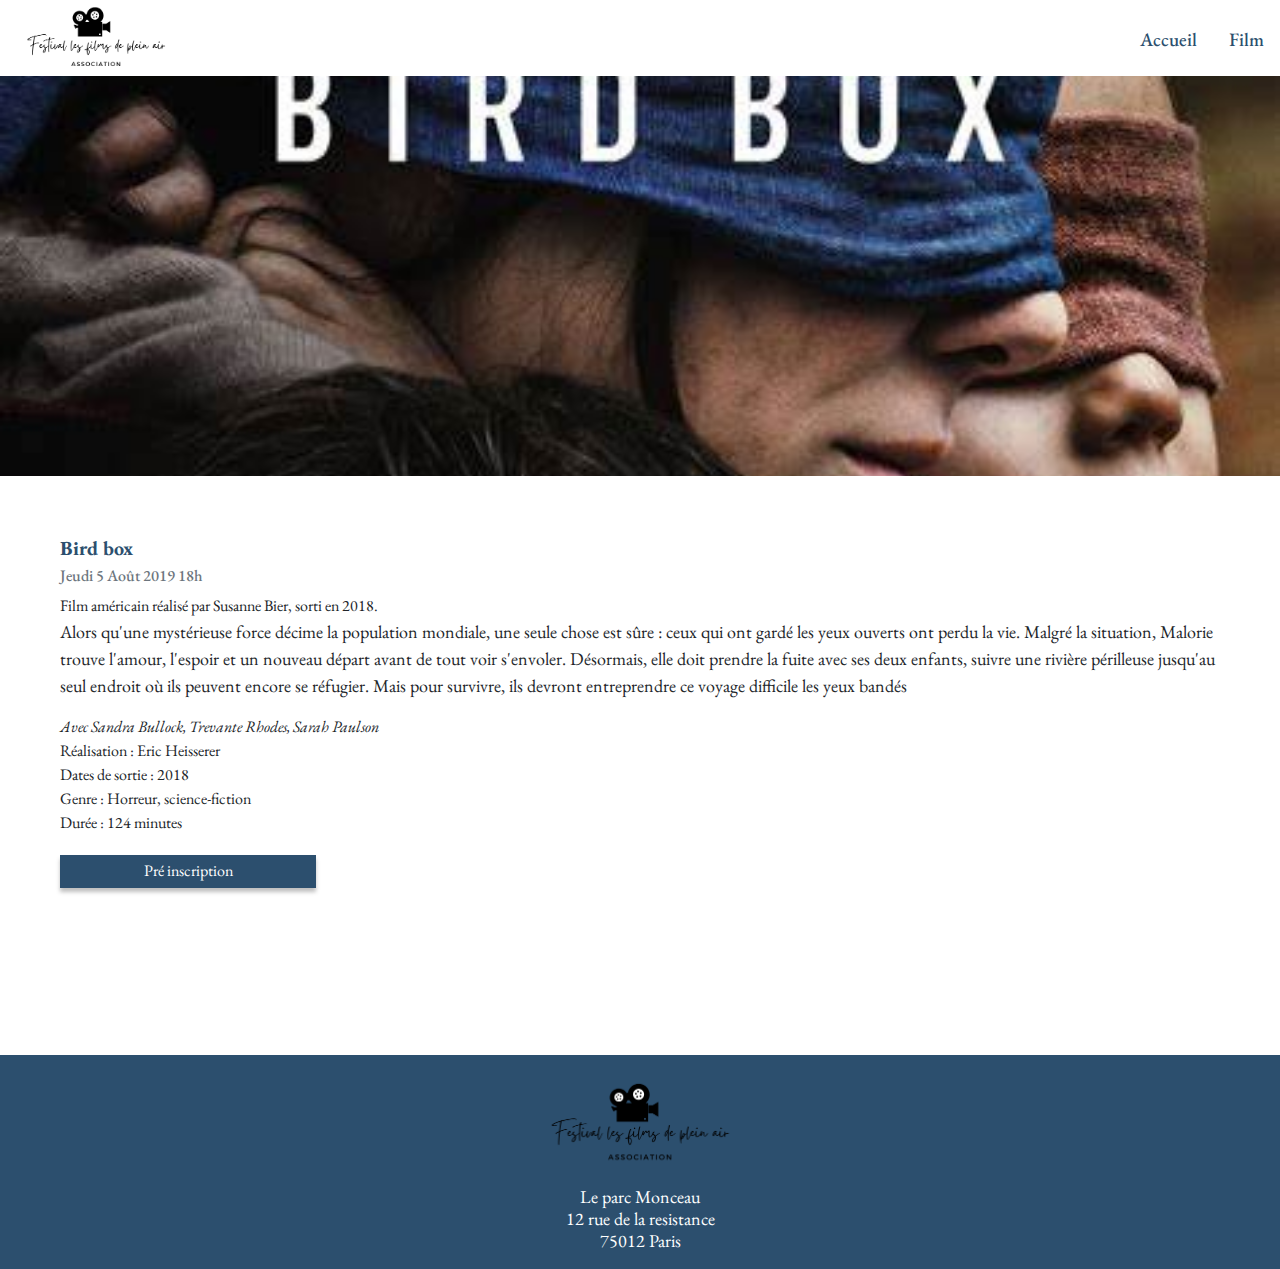
<file: html/film-bird.html>
<!DOCTYPE html>
<html lang="fr">
  <head>
    <meta charset="utf-8" />
    <meta
      name="viewport"
      content="width=device-width, initial-scale=1, shrink-to-fit=no"
    />
    <title>Festival de plain air</title>
    <link rel="stylesheet" href="../css/style.css" />
    <link rel="preconnect" href="https://fonts.gstatic.com" />
    <link
      rel="stylesheet"
      href="https://cdn.jsdelivr.net/npm/bootstrap@4.0.0/dist/css/bootstrap.min.css"
      integrity="sha384-Gn5384xqQ1aoWXA+058RXPxPg6fy4IWvTNh0E263XmFcJlSAwiGgFAW/dAiS6JXm"
      crossorigin="anonymous"
    />
    <link rel="preconnect" href="https://fonts.googleapis.com" />
    <link rel="preconnect" href="https://fonts.gstatic.com" crossorigin />
    <link
      href="https://fonts.googleapis.com/css2?family=Alex+Brush&family=Caramel&family=EB+Garamond&display=swap"
      rel="stylesheet"
    />
  </head>
  <body>
    <header>
      <div class="header">
        <div class="logo">
          <img src="../image/logo-site.png" alt="logo du site" />
        </div>
        <div class="list">
          <ul class="nav">
            <li class="nav-item">
              <a class="nav-link active" href="../index.html">Accueil</a>
            </li>
            <li class="nav-item">
              <a class="nav-link" href="./films.html">Film</a>
            </li>
          </ul>
        </div>
      </div>
    </header>
    <section class="background">
      <img src="../image/bird.jpg" alt="background image" />
    </section>
    <section class="detail-film">
            <div class="card-body">
              <h5 class="card-title">Bird box</h5>
              <h6 class="card-subtitle mb-2 text-muted">Jeudi 5 Août 2019 18h</h6>
              <span>Film américain réalisé par Susanne Bier, sorti en 2018.</span>
              <p class="card-text">Alors qu'une mystérieuse force décime la population mondiale, 
                une seule chose est sûre : ceux qui ont gardé les yeux ouverts ont perdu la vie. 
                Malgré la situation, Malorie trouve l'amour, l'espoir et un nouveau départ avant de 
                tout voir s'envoler. Désormais, elle doit prendre la fuite avec ses deux enfants,
                 suivre une rivière périlleuse jusqu'au seul endroit où ils peuvent encore se réfugier.
                  Mais pour survivre, ils devront entreprendre ce voyage difficile les yeux bandés</p>
              <em>Avec Sandra Bullock, Trevante Rhodes, Sarah Paulson</em><br/>
              <span>Réalisation :  Eric Heisserer</span><br/>
              <span>Dates de sortie : 2018 </span><br/>
              <span>Genre : Horreur, science-fiction</span><br/>
              <span>Durée : 124 minutes</span><br/>
              <a href="./inscription.html" class="card-link film-inscri">Pré inscription</a>
            </div>
            
    </section>
    <footer>
      <img class="logo-footer" src="../image/logo-footer.png">
      <p>Le parc Monceau</p>
      <p>12 rue de la resistance</p>
      <p>75012 Paris</p>
    </footer>
    <script
      src="https://code.jquery.com/jquery-3.2.1.slim.min.js"
      integrity="sha384-KJ3o2DKtIkvYIK3UENzmM7KCkRr/rE9/Qpg6aAZGJwFDMVNA/GpGFF93hXpG5KkN"
      crossorigin="anonymous"
    ></script>
    <script
      src="https://cdn.jsdelivr.net/npm/popper.js@1.12.9/dist/umd/popper.min.js"
      integrity="sha384-ApNbgh9B+Y1QKtv3Rn7W3mgPxhU9K/ScQsAP7hUibX39j7fakFPskvXusvfa0b4Q"
      crossorigin="anonymous"
    ></script>
    <script
      src="https://cdn.jsdelivr.net/npm/bootstrap@4.0.0/dist/js/bootstrap.min.js"
      integrity="sha384-JZR6Spejh4U02d8jOt6vLEHfe/JQGiRRSQQxSfFWpi1MquVdAyjUar5+76PVCmYl"
      crossorigin="anonymous"
    ></script>
  </body>
</html>
</file>
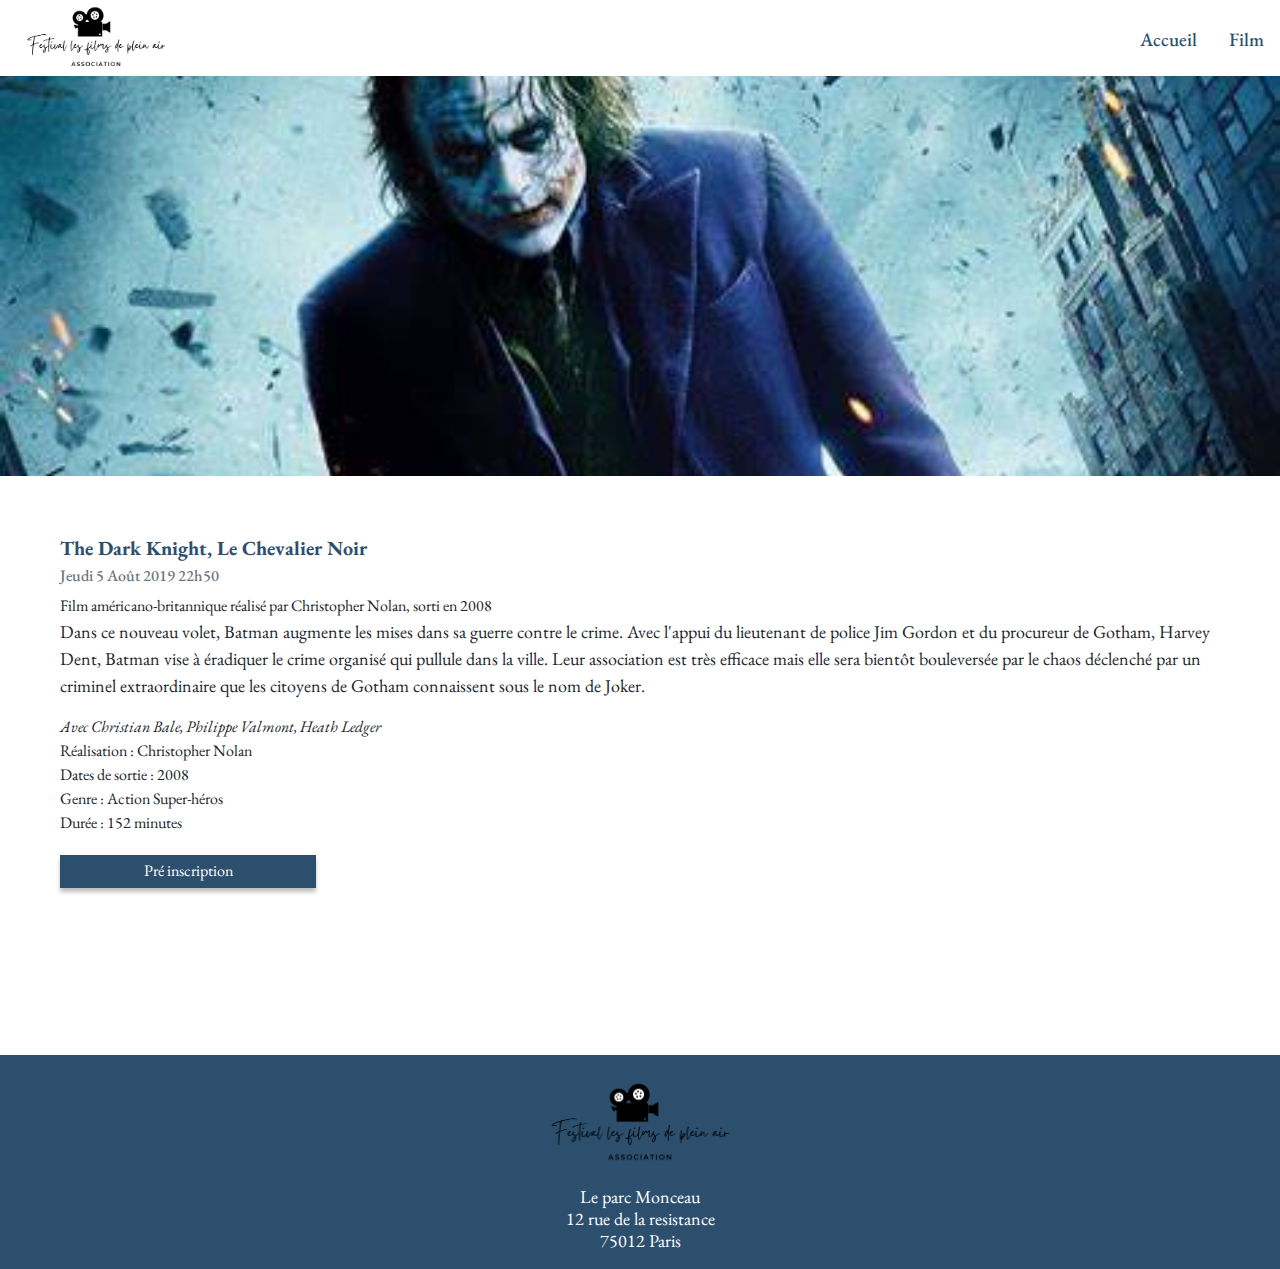
<file: html/film-dark.html>
<!DOCTYPE html>
<html lang="fr">
  <head>
    <meta charset="utf-8" />
    <meta
      name="viewport"
      content="width=device-width, initial-scale=1, shrink-to-fit=no"
    />
    <title>Festival de plain air</title>
    <link rel="stylesheet" href="../css/style.css" />
    <link rel="preconnect" href="https://fonts.gstatic.com" />
    <link
      rel="stylesheet"
      href="https://cdn.jsdelivr.net/npm/bootstrap@4.0.0/dist/css/bootstrap.min.css"
      integrity="sha384-Gn5384xqQ1aoWXA+058RXPxPg6fy4IWvTNh0E263XmFcJlSAwiGgFAW/dAiS6JXm"
      crossorigin="anonymous"
    />
    <link rel="preconnect" href="https://fonts.googleapis.com" />
    <link rel="preconnect" href="https://fonts.gstatic.com" crossorigin />
    <link
      href="https://fonts.googleapis.com/css2?family=Alex+Brush&family=Caramel&family=EB+Garamond&display=swap"
      rel="stylesheet"
    />
  </head>
  <body>
    <header>
      <div class="header">
        <div class="logo">
          <img src="../image/logo-site.png" alt="logo du site" />
        </div>
        <div class="list">
          <ul class="nav">
            <li class="nav-item">
              <a class="nav-link active" href="../index.html">Accueil</a>
            </li>
            <li class="nav-item">
              <a class="nav-link" href="./films.html">Film</a>
            </li>
           
          </ul>
        </div>
      </div>
    </header>
    <section class="background">
      <img src="../image/dark.jpg" alt="background image" />
    </section>
      <section class="detail-film">
              <div class="card-body">
                <h5 class="card-title">The Dark Knight, Le Chevalier Noir</h5>
                <h6 class="card-subtitle mb-2 text-muted">Jeudi 5 Août 2019 22h50</h6>
                <span>Film américano-britannique réalisé par Christopher Nolan, sorti en 2008</span>
                <p class="card-text">Dans ce nouveau volet, Batman augmente les mises dans sa guerre contre le
                     crime. Avec l'appui du lieutenant de police Jim Gordon et du procureur de Gotham, Harvey 
                     Dent, Batman vise à éradiquer le crime organisé qui pullule dans la ville. Leur 
                     association est très efficace mais elle sera bientôt bouleversée par le chaos déclenché 
                     par un criminel extraordinaire que les citoyens de Gotham connaissent sous le nom de 
                     Joker.</p>
                <em>Avec  Christian Bale, Philippe Valmont, Heath Ledger</em><br/>
                <span>Réalisation : Christopher Nolan</span><br/>
                <span>Dates de sortie : 2008 </span><br/>
                <span>Genre : Action Super-héros</span><br/>
                <span>Durée : 152 minutes</span><br/>
                <a href="./inscription.html" class="card-link film-inscri">Pré inscription</a>
              </div>
      </section>
<footer>
    <img class="logo-footer" src="../image/logo-footer.png">
    <p>Le parc Monceau</p>
    <p>12 rue de la resistance</p>
    <p>75012 Paris</p>
  </footer>
  <script
    src="https://code.jquery.com/jquery-3.2.1.slim.min.js"
    integrity="sha384-KJ3o2DKtIkvYIK3UENzmM7KCkRr/rE9/Qpg6aAZGJwFDMVNA/GpGFF93hXpG5KkN"
    crossorigin="anonymous"
  ></script>
  <script
    src="https://cdn.jsdelivr.net/npm/popper.js@1.12.9/dist/umd/popper.min.js"
    integrity="sha384-ApNbgh9B+Y1QKtv3Rn7W3mgPxhU9K/ScQsAP7hUibX39j7fakFPskvXusvfa0b4Q"
    crossorigin="anonymous"
  ></script>
  <script
    src="https://cdn.jsdelivr.net/npm/bootstrap@4.0.0/dist/js/bootstrap.min.js"
    integrity="sha384-JZR6Spejh4U02d8jOt6vLEHfe/JQGiRRSQQxSfFWpi1MquVdAyjUar5+76PVCmYl"
    crossorigin="anonymous"
  ></script>
</body>
</html>
</file>
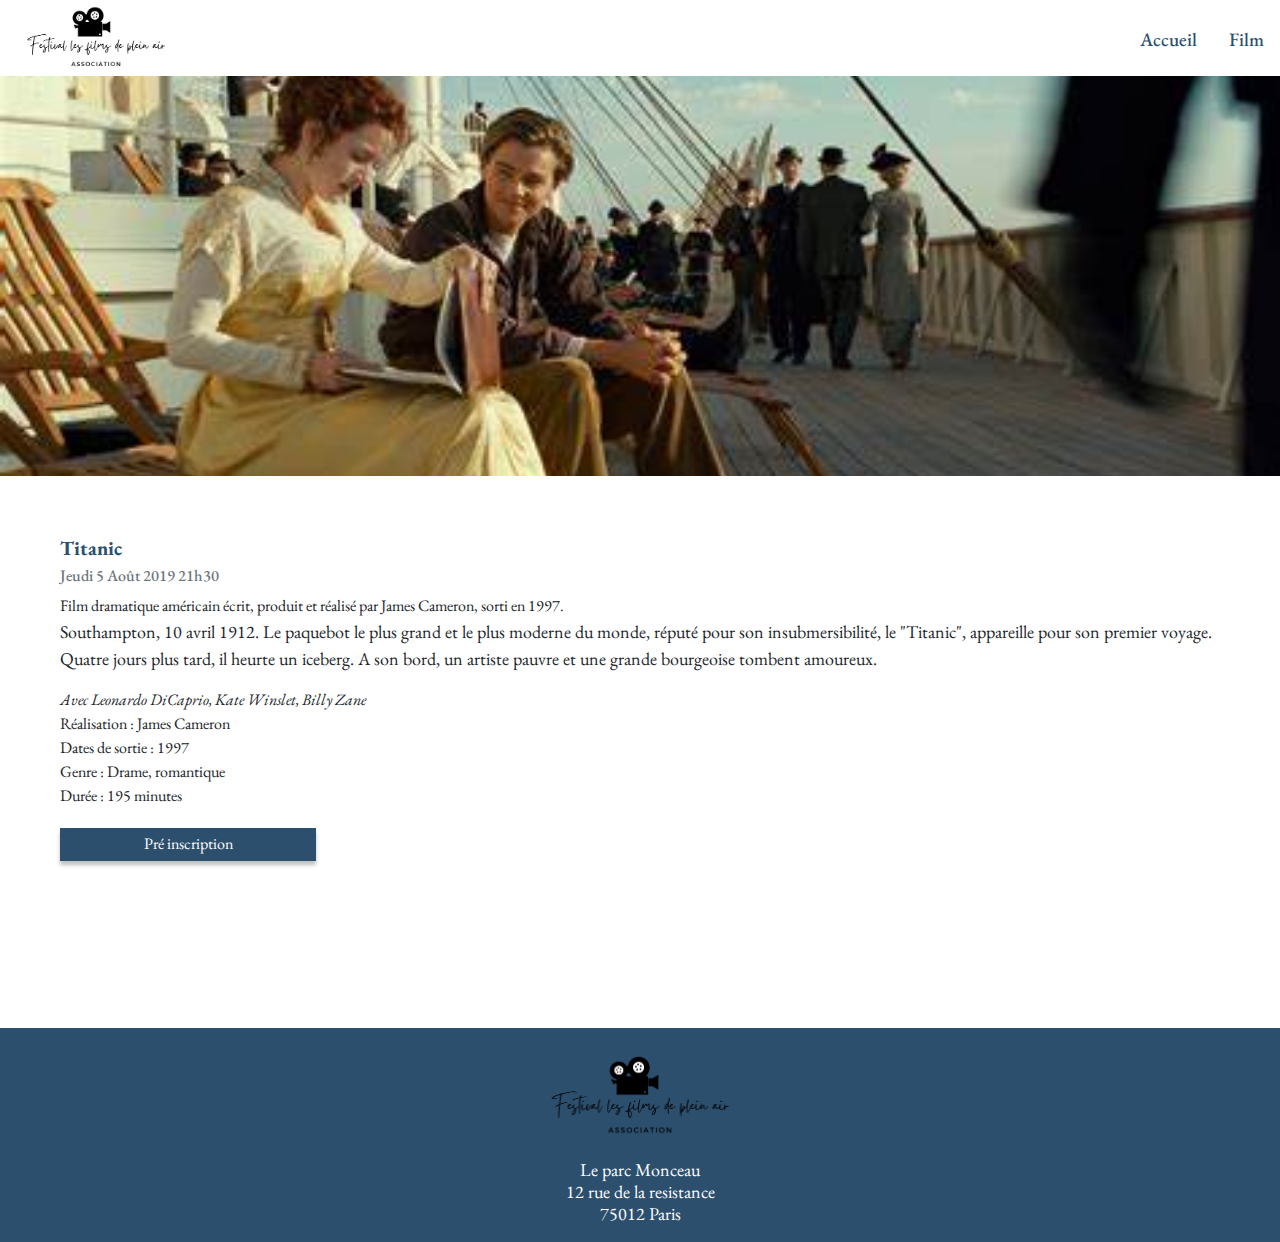
<file: html/film-titanic.html>
<!DOCTYPE html>
<html lang="fr">
  <head>
    <meta charset="utf-8" />
    <meta
      name="viewport"
      content="width=device-width, initial-scale=1, shrink-to-fit=no"
    />
    <title>Festival de plain air</title>
    <link rel="stylesheet" href="../css/style.css" />
    <link rel="preconnect" href="https://fonts.gstatic.com" />
    <link
      rel="stylesheet"
      href="https://cdn.jsdelivr.net/npm/bootstrap@4.0.0/dist/css/bootstrap.min.css"
      integrity="sha384-Gn5384xqQ1aoWXA+058RXPxPg6fy4IWvTNh0E263XmFcJlSAwiGgFAW/dAiS6JXm"
      crossorigin="anonymous"
    />
    <link rel="preconnect" href="https://fonts.googleapis.com" />
    <link rel="preconnect" href="https://fonts.gstatic.com" crossorigin />
    <link
      href="https://fonts.googleapis.com/css2?family=Alex+Brush&family=Caramel&family=EB+Garamond&display=swap"
      rel="stylesheet"
    />
  </head>
  <body>
    <header>
      <div class="header">
        <div class="logo">
          <img src="../image/logo-site.png" alt="logo du site" />
        </div>
        <div class="list">
          <ul class="nav">
            <li class="nav-item">
              <a class="nav-link active" href="../index.html">Accueil</a>
            </li>
            <li class="nav-item">
              <a class="nav-link" href="./films.html">Film</a>
            </li>
          </ul>
        </div>
      </div>
    </header>
    <section class="background">
      <img src="../image/titanic.jpg" alt="background image" />
    </section>
    <section class="detail-film">
      <div class="card-body">
        <h5 class="card-title">Titanic</h5>
        <h6 class="card-subtitle mb-2 text-muted">Jeudi 5 Août 2019 21h30</h6>
        <span
          >Film dramatique américain écrit, produit et réalisé par James
          Cameron, sorti en 1997.</span
        >
        <p class="card-text">
          Southampton, 10 avril 1912. Le paquebot le plus grand et le plus
          moderne du monde, réputé pour son insubmersibilité, le "Titanic",
          appareille pour son premier voyage. Quatre jours plus tard, il heurte
          un iceberg. A son bord, un artiste pauvre et une grande bourgeoise
          tombent amoureux.
        </p>
        <em>Avec Leonardo DiCaprio, Kate Winslet, Billy Zane</em><br />
        <span>Réalisation : James Cameron</span><br />
        <span>Dates de sortie : 1997 </span><br />
        <span>Genre : Drame, romantique</span><br />
        <span>Durée : 195 minutes</span><br />
        <a href="./inscription.html" class="card-link film-inscri"
          >Pré inscription</a
        >
      </div>
    </section>
    <footer>
      <img class="logo-footer" src="../image/logo-footer.png" />
      <p>Le parc Monceau</p>
      <p>12 rue de la resistance</p>
      <p>75012 Paris</p>
    </footer>
    <script
      src="https://code.jquery.com/jquery-3.2.1.slim.min.js"
      integrity="sha384-KJ3o2DKtIkvYIK3UENzmM7KCkRr/rE9/Qpg6aAZGJwFDMVNA/GpGFF93hXpG5KkN"
      crossorigin="anonymous"
    ></script>
    <script
      src="https://cdn.jsdelivr.net/npm/popper.js@1.12.9/dist/umd/popper.min.js"
      integrity="sha384-ApNbgh9B+Y1QKtv3Rn7W3mgPxhU9K/ScQsAP7hUibX39j7fakFPskvXusvfa0b4Q"
      crossorigin="anonymous"
    ></script>
    <script
      src="https://cdn.jsdelivr.net/npm/bootstrap@4.0.0/dist/js/bootstrap.min.js"
      integrity="sha384-JZR6Spejh4U02d8jOt6vLEHfe/JQGiRRSQQxSfFWpi1MquVdAyjUar5+76PVCmYl"
      crossorigin="anonymous"
    ></script>
  </body>
</html>
</file>
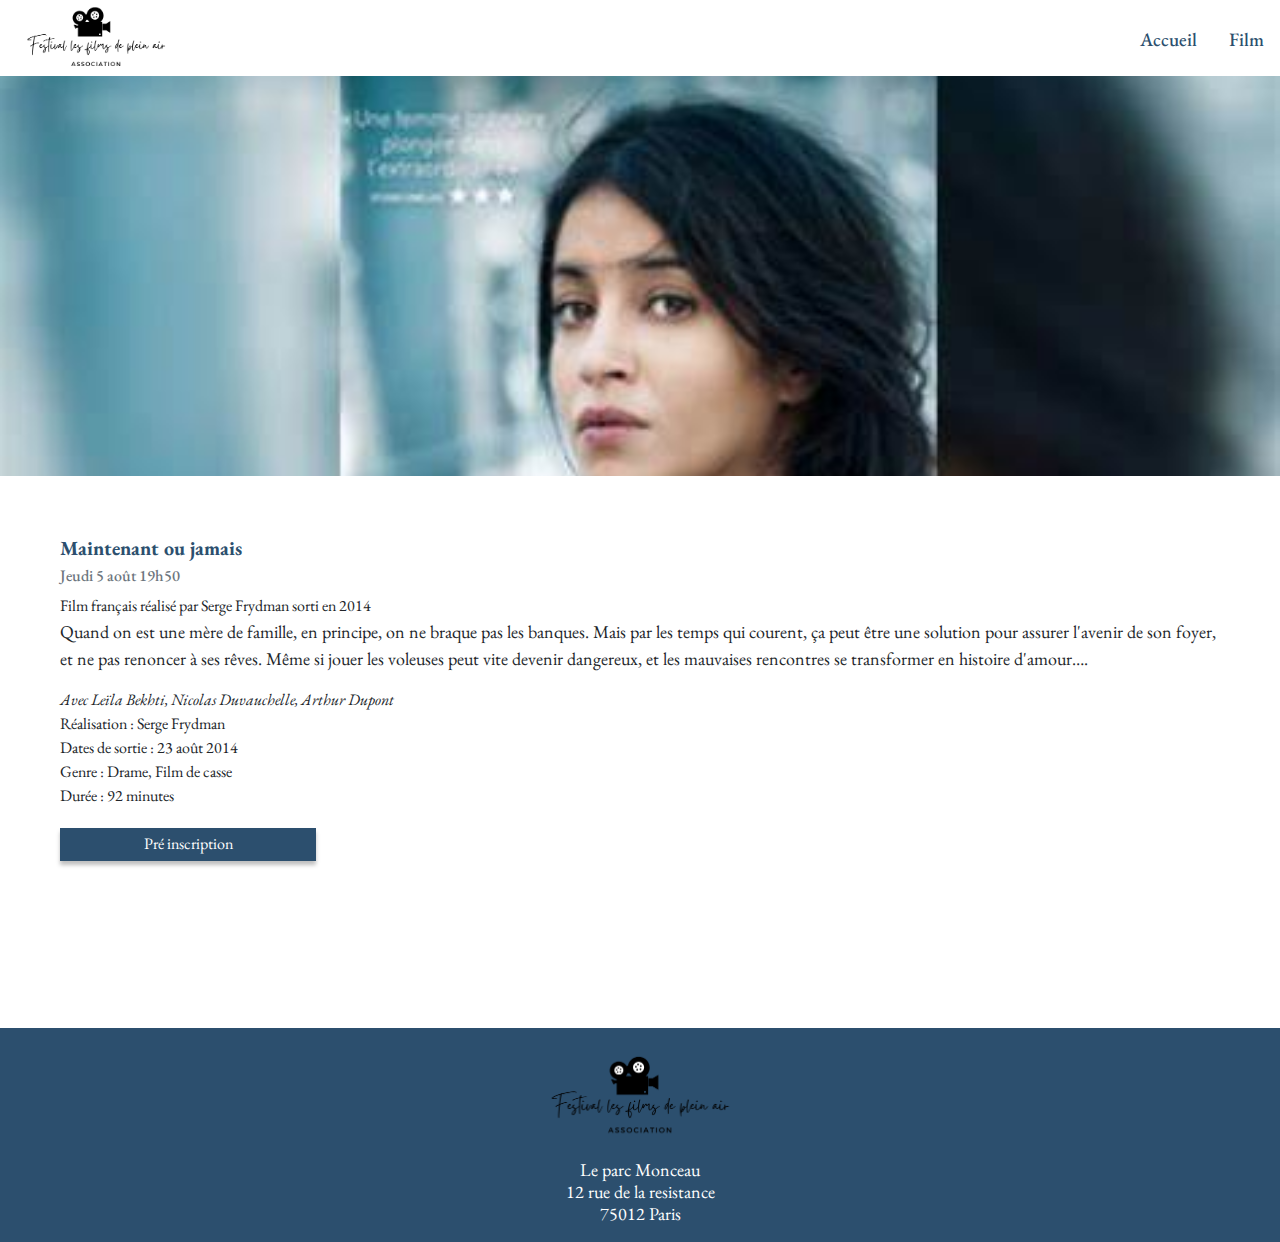
<file: html/film.html>
<!DOCTYPE html>
<html lang="fr">
  <head>
    <meta charset="utf-8" />
    <meta
      name="viewport"
      content="width=device-width, initial-scale=1, shrink-to-fit=no"
    />
    <title>Festival de plain air</title>
    <link rel="stylesheet" href="../css/style.css" />
    <link rel="preconnect" href="https://fonts.gstatic.com" />
    <link
      rel="stylesheet"
      href="https://cdn.jsdelivr.net/npm/bootstrap@4.0.0/dist/css/bootstrap.min.css"
      integrity="sha384-Gn5384xqQ1aoWXA+058RXPxPg6fy4IWvTNh0E263XmFcJlSAwiGgFAW/dAiS6JXm"
      crossorigin="anonymous"
    />
    <link rel="preconnect" href="https://fonts.googleapis.com" />
    <link rel="preconnect" href="https://fonts.gstatic.com" crossorigin />
    <link
      href="https://fonts.googleapis.com/css2?family=Alex+Brush&family=Caramel&family=EB+Garamond&display=swap"
      rel="stylesheet"
    />
  </head>
  <body>
    <header>
      <div class="header">
        <div class="logo">
          <img src="../image/logo-site.png" alt="logo du site" />
        </div>
        <div class="list">
          <ul class="nav">
            <li class="nav-item">
              <a class="nav-link active" href="../index.html">Accueil</a>
            </li>
            <li class="nav-item">
              <a class="nav-link" href="./films.html">Film</a>
            </li>
          </ul>
        </div>
      </div>
    </header>
    <section class="background">
      <img src="../image/film2.jpg" alt="background image" />
    </section>
    <section class="detail-film">
            <div class="card-body">
              <h5 class="card-title">Maintenant ou jamais</h5>
              <h6 class="card-subtitle mb-2 text-muted">Jeudi 5 août 19h50</h6>
              <span>Film français réalisé par Serge Frydman sorti en 2014</span>
              <p class="card-text">Quand on est une mère de famille, en principe, on ne braque pas les banques. Mais par les temps qui courent, ça peut être une solution pour assurer l'avenir de son foyer, et ne pas renoncer à ses rêves. Même si jouer les voleuses peut vite devenir dangereux, et les mauvaises rencontres se transformer en histoire d'amour….</p>
              <em>Avec Leïla Bekhti, Nicolas Duvauchelle, Arthur Dupont</em><br/>
              <span>Réalisation : Serge Frydman</span><br/>
              <span>Dates de sortie : 23 août 2014 </span><br/>
              <span>Genre : Drame, Film de casse</span><br/>
              <span>Durée : 92 minutes</span><br/>
              <a href="./inscription.html" class="card-link film-inscri">Pré inscription</a>
            </div>
    </section>
    <footer>
      <img class="logo-footer" src="../image/logo-footer.png">
      <p>Le parc Monceau</p>
      <p>12 rue de la resistance</p>
      <p>75012 Paris</p>
    </footer>
    <script
      src="https://code.jquery.com/jquery-3.2.1.slim.min.js"
      integrity="sha384-KJ3o2DKtIkvYIK3UENzmM7KCkRr/rE9/Qpg6aAZGJwFDMVNA/GpGFF93hXpG5KkN"
      crossorigin="anonymous"
    ></script>
    <script
      src="https://cdn.jsdelivr.net/npm/popper.js@1.12.9/dist/umd/popper.min.js"
      integrity="sha384-ApNbgh9B+Y1QKtv3Rn7W3mgPxhU9K/ScQsAP7hUibX39j7fakFPskvXusvfa0b4Q"
      crossorigin="anonymous"
    ></script>
    <script
      src="https://cdn.jsdelivr.net/npm/bootstrap@4.0.0/dist/js/bootstrap.min.js"
      integrity="sha384-JZR6Spejh4U02d8jOt6vLEHfe/JQGiRRSQQxSfFWpi1MquVdAyjUar5+76PVCmYl"
      crossorigin="anonymous"
    ></script>
  </body>
</html>
</file>
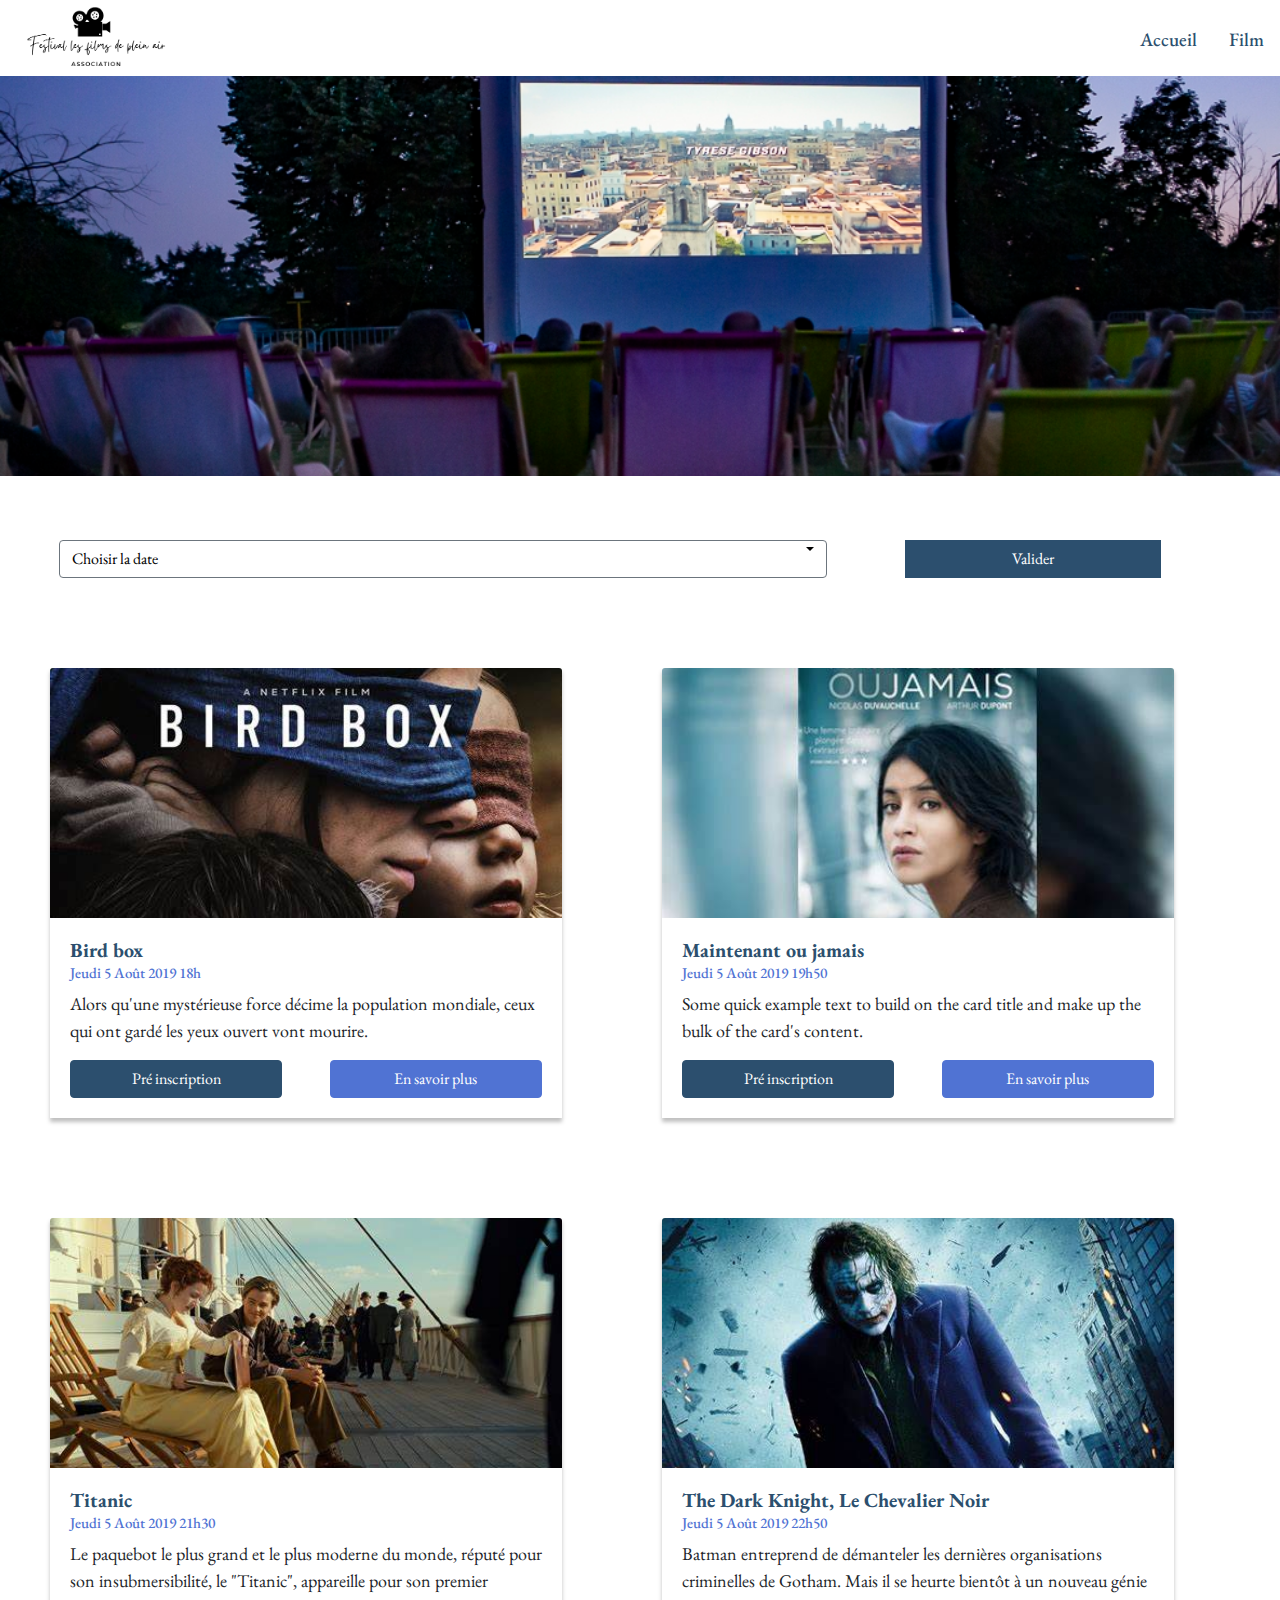
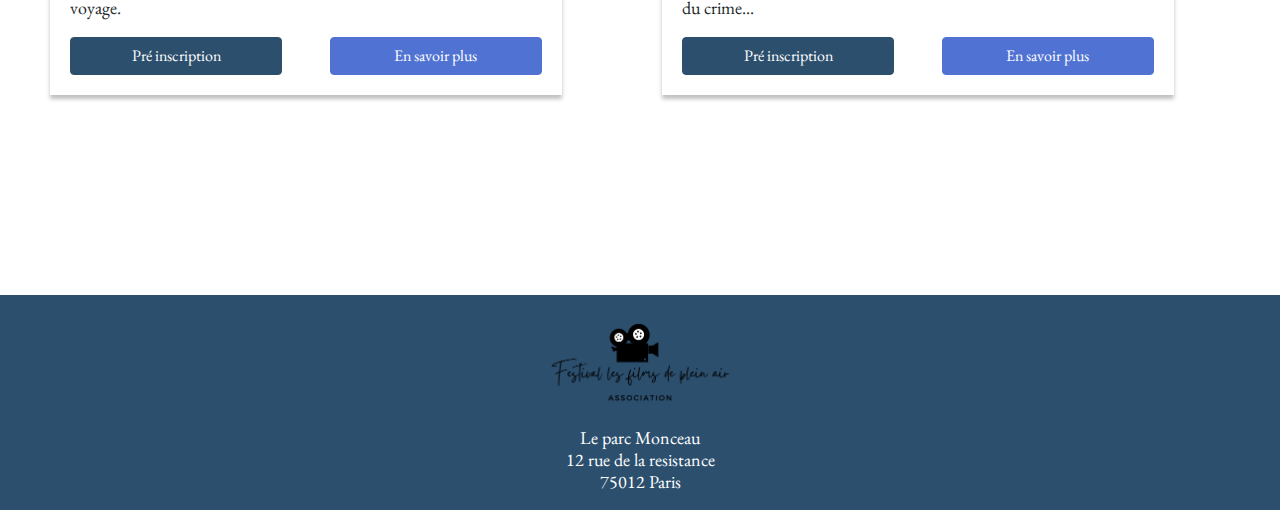
<file: html/films.html>
<!DOCTYPE html>
<html lang="fr">
  <head>
    <meta charset="utf-8" />
    <meta
      name="viewport"
      content="width=device-width, initial-scale=1, shrink-to-fit=no"
    />
    <title>Festival de plain air</title>
    <link rel="stylesheet" href="../css/style.css" />
    <link rel="preconnect" href="https://fonts.gstatic.com" />
    <link
      rel="stylesheet"
      href="https://cdn.jsdelivr.net/npm/bootstrap@4.0.0/dist/css/bootstrap.min.css"
      integrity="sha384-Gn5384xqQ1aoWXA+058RXPxPg6fy4IWvTNh0E263XmFcJlSAwiGgFAW/dAiS6JXm"
      crossorigin="anonymous"
    />
    <link rel="preconnect" href="https://fonts.googleapis.com" />
    <link rel="preconnect" href="https://fonts.gstatic.com" crossorigin />
    <link
      href="https://fonts.googleapis.com/css2?family=Alex+Brush&family=Caramel&family=EB+Garamond&display=swap"
      rel="stylesheet"
    />
  </head>
  <body>
    <header>
      <div class="header">
        <div class="logo">
          <img src="../image/logo-site.png" alt="logo du site" />
        </div>
        <div class="list">
          <ul class="nav">
            <li class="nav-item">
              <a class="nav-link active" href="../index.html">Accueil</a>
            </li>
            <li class="nav-item">
              <a class="nav-link" href="./films.html">Film</a>
            </li>
          </ul>
        </div>
      </div>
    </header>
    <section class="background">
      <img src="../image/logo.jpg" alt="background image" />
    </section>
    <section class="date">
      <div class="dropdown">
        <button
          class="btn btn-secondary dropdown-toggle"
          type="button"
          id="dropdownMenu2"
          data-toggle="dropdown"
          aria-haspopup="true"
          aria-expanded="false"
        >
          Choisir la date
        </button>
        <div class="dropdown-menu" aria-labelledby="dropdownMenu2">
          <button class="dropdown-item" type="button">Jeudi 5 Août 2019</button>
          <button class="dropdown-item" type="button">
            Vendredi 6 Août 2019
          </button>
          <button class="dropdown-item" type="button">
            Samedi 7 Août 2019
          </button>
          <button class="dropdown-item" type="button">
            Dimanche 8 Août 2019
          </button>
        </div>
      </div>
      <div class="button">
        <button type="button" class="btn-valider">Valider</button>
      </div>
    </section>
    <section class="film">
      <div class="card-film">
        <img
          class="card-img-top"
          src="../image/bird.jpg"
          alt="Card image cap"
        />
        <div class="card-body">
          <h5 class="card-title">Bird box</h5>
          <h6 class="card-date">Jeudi 5 Août 2019 18h</h6>
          <p class="card-text">
            Alors qu'une mystérieuse force décime la population mondiale, ceux
            qui ont gardé les yeux ouvert vont mourire.
          </p>
          <div class="button-film">
            <a href="./inscription.html" class="btn btn-primary"
              >Pré inscription</a
            >
            <a href="./film-bird.html" class="btn btn-primary plus"
              >En savoir plus</a
            >
          </div>
        </div>
      </div>
      <div class="card-film">
        <img
          class="card-img-top"
          src="../image/film2.jpg"
          alt="Card image cap"
        />
        <div class="card-body">
          <h5 class="card-title">Maintenant ou jamais</h5>
          <h6 class="card-date">Jeudi 5 Août 2019 19h50</h6>
          <p class="card-text">
            Some quick example text to build on the card title and make up the
            bulk of the card's content.
          </p>
          <div class="button-film">
            <a href="./inscription.html" class="btn btn-primary"
              >Pré inscription</a
            >
            <a href="./film.html" class="btn btn-primary plus"
              >En savoir plus</a
            >
          </div>
        </div>
      </div>
      <div class="card-film">
        <img
          class="card-img-top"
          src="../image/titanic.jpg"
          alt="Card image cap"
        />
        <div class="card-body">
          <h5 class="card-title">Titanic</h5>
          <h6 class="card-date">Jeudi 5 Août 2019 21h30</h6>
          <p class="card-text">
            Le paquebot le plus grand et le plus moderne du monde, réputé pour
            son insubmersibilité, le "Titanic", appareille pour son premier
            voyage.
          </p>
          <div class="button-film">
            <a href="./inscription.html" class="btn btn-primary"
              >Pré inscription</a
            >
            <a href="./film-titanic.html" class="btn btn-primary plus"
              >En savoir plus</a
            >
          </div>
        </div>
      </div>
      <div class="card-film" >
        <img
          class="card-img-top"
          src="../image/dark.jpg"
          alt="Card image cap"
        />
        <div class="card-body">
          <h5 class="card-title">The Dark Knight, Le Chevalier Noir</h5>
          <h6 class="card-date">Jeudi 5 Août 2019 22h50</h6>
          <p class="card-text">
            Batman entreprend de démanteler les dernières organisations
            criminelles de Gotham. Mais il se heurte bientôt à un nouveau génie
            du crime...
          </p>
          <div class="button-film">
            <a href="./inscription.html" class="btn btn-primary"
              >Pré inscription</a
            >
            <a href="./film-dark.html" class="btn btn-primary plus"
              >En savoir plus</a
            >
          </div>
        </div>
      </div>
    </section>

    <footer>
      <img class="logo-footer" src="../image/logo-footer.png">
      <p>Le parc Monceau</p>
      <p>12 rue de la resistance</p>
      <p>75012 Paris</p>
    </footer>
    <script
      src="https://code.jquery.com/jquery-3.2.1.slim.min.js"
      integrity="sha384-KJ3o2DKtIkvYIK3UENzmM7KCkRr/rE9/Qpg6aAZGJwFDMVNA/GpGFF93hXpG5KkN"
      crossorigin="anonymous"
    ></script>
    <script
      src="https://cdn.jsdelivr.net/npm/popper.js@1.12.9/dist/umd/popper.min.js"
      integrity="sha384-ApNbgh9B+Y1QKtv3Rn7W3mgPxhU9K/ScQsAP7hUibX39j7fakFPskvXusvfa0b4Q"
      crossorigin="anonymous"
    ></script>
    <script
      src="https://cdn.jsdelivr.net/npm/bootstrap@4.0.0/dist/js/bootstrap.min.js"
      integrity="sha384-JZR6Spejh4U02d8jOt6vLEHfe/JQGiRRSQQxSfFWpi1MquVdAyjUar5+76PVCmYl"
      crossorigin="anonymous"
    ></script>
  </body>
</html>
</file>
<file: css/style.css>
div.logo {
  width: 50%;
}

div.logo img {
  width: 30%;
}

div.card-film {
  width:40%;
}

body {
  background-color: #fafaf3;
  font-family: "EB Garamond", serif !important;
}

div.header {
  display: flex;
  flex-direction: row;
  justify-content: space-between;
}

div.header div.list {
  padding-top: 18px;
}

.background {
  width: 100%;
}

.background img {
  width: 100%;
  height: 400px;
  object-fit: cover;
}

ul.nav li.nav-item a.nav-link {
  color: #2c4f6e;
  font-size: 19px;
  font-weight: 500;
}

ul.nav li.nav-item a.nav-link:hover {
  text-decoration: overline;
  color: #5073d3;
}

.presentation {
  margin-top: 40px;
  text-align: center;
  margin-bottom: 100px;
}

.presentation h2 {
  font-family: "Alex Brush", cursive;
  font-size: 40px;
}

.presentation p {
  font-size: 20px;
  margin:10px;
}

.new h4 {
  text-align: center;
  margin-top: 40px;
  color: #2c4f6e;
}

.new .card-actualite {
  display: flex;
  justify-content: space-around;
}

.card {
  margin-top: 20px;
  margin-bottom: 20px;
  height: 200px;
}

a.card-link {
  background: #2c4f6e;
  border: 1px solid #2c4f6e;

  position: absolute;
  width: 80%;
  height: 33px;
  text-align: center;
  color: white;
  padding-top: 3px;
}

a.card-link:hover {
  color: #2c4f6e;
  background-color: white;
  border: solid 1px #2c4f6e;
  box-shadow: inset 0px 4px 4px rgba(0, 0, 0, 0.25);
}

.contact, .inscrit {
  background: #f5f2f2f2;
  margin: 30px;
  padding: 30px;
  margin-top: 100px;
}

.contact h4 {
  text-align: center;
  padding-bottom: 10px;
}

form button {
  width: 60%;
  text-align: center;
  background-color: #2c4f6e;
  color: white;
  align-items: center;
}

.button {
  justify-content: center;
  display: flex;
}

footer {
  background-color: #2c4f6e;
  padding: 20px;
  text-align: center;
  color: white;
  margin-top: 100px;
}

footer h6 {
  font-size: 20px;
}

footer p {
  margin: -5px;
}

i.fas.fa-location-arrow {
  font-size: 22px;
}

/* PAGE ACTUALITES */

.date {
  margin-top: 5%;
  display: flex;
  justify-content: space-around;
}

div.dropdown {
  width: 60%;
  margin-left: 20px;
}
.dropdown-toggle,
div.dropdown-menu.show {
  width: 100%;
}

.btn.btn-secondary.dropdown-toggle {
  display: flex;
  justify-content: space-between;
  background-color: white;
  color: black;
  width: 100%;
}

.button.btn-valider {
  background-color: #2c4f6e;
}

.film {
  display: flex;
  flex-direction: row;
  margin-bottom: 150px;
  flex-wrap: wrap;
  margin-top: 40px;
}
.card-film {
  margin: 50px;
  height: 40%;
  box-shadow: 0px 4px 4px rgba(0, 0, 0, 0.25);
}

.card-img-top {
  height: 250px;
  object-fit: cover;
}

.card-title {
  color: #2c4f6e;
  font-size: 20px;
  font-weight: bolder;
}

.card-date {
  margin-top: -10px;
  color: #5073d3;
  font-size: 15px;
}

p {
  font-size: 18px;
}

.card-film a {
  width: 45%;
  background-color: #2c4f6e;
  color: white;
  border: solid 1px #2c4f6e;
}

.card-film a:hover {
  background-color: white;
  border: solid 1px #2c4f6e;
  color: #2c4f6e;
}

.button-film {
  display: flex;
  justify-content: space-between;
  flex-wrap: wrap;
}

a.btn.btn-primary.plus {
  background-color: #5073d3;
  border: solid 1px #5073d3;
}

a.btn.btn-primary.plus:hover {
  background-color: white;
  color: #5073d3;
}

.card {
  width: 40%;
}

.button {
  width: 20%;
  margin-right: 80px;
}

.btn-valider {
  width: 100%;
  background-color: #2c4f6e;
  color: white;
  border: solid 1px #2c4f6e;
}

.detail-film {
  margin: 40px;
  margin-bottom: 200px;
}

a.card-link.film-inscri {
  width: 20%;
  margin-top: 20px;
  margin-bottom: 100px;
  box-shadow: 0px 4px 4px rgba(0, 0, 0, 0.25);
}

.logo-footer {
    width: 20%;
    margin-bottom: 10px;
}

/* page inscription */

.inscrit {
  width:50%;
  display: flex;
  flex-direction: column;
  justify-content: center;  
}

.modal-body img {
  width: 20%;
  text-align: center;
}

@media screen and (max-width:900px)  {
  div.logo img {
    width: 50%;
}

div.card-actualite  {
  flex-direction: column;
}

div.card-film {
  width:100%;
}

.card {
  width: 100%;
  
}
ul.nav li.nav-item a.nav-link {
  font-size: 22px;
}
} 

 @media screen and (max-width:666px) {
  .new .card-actualite {
    
    flex-direction: column;
    }

    div.card {
      width:100%;
    }
    .button {
      width: 50%;
    }
    div.logo img {
      width: 70%;}
      .background img {
       height: auto;
        object-fit: contain;
    }
   
    a.card-link.film-inscri {
      width: 70%;
    }

    section.inscrit {
      width: 80%;
    }
  }

  @media screen and (max-width: 1000px) {
    div.card-film {
      width: 80%;
    }
  }

/*
div.logo img {
 justify-content: center;
}
ul.nav li.nav-item a.nav-link {
  text-align: center;
} */
</file>
